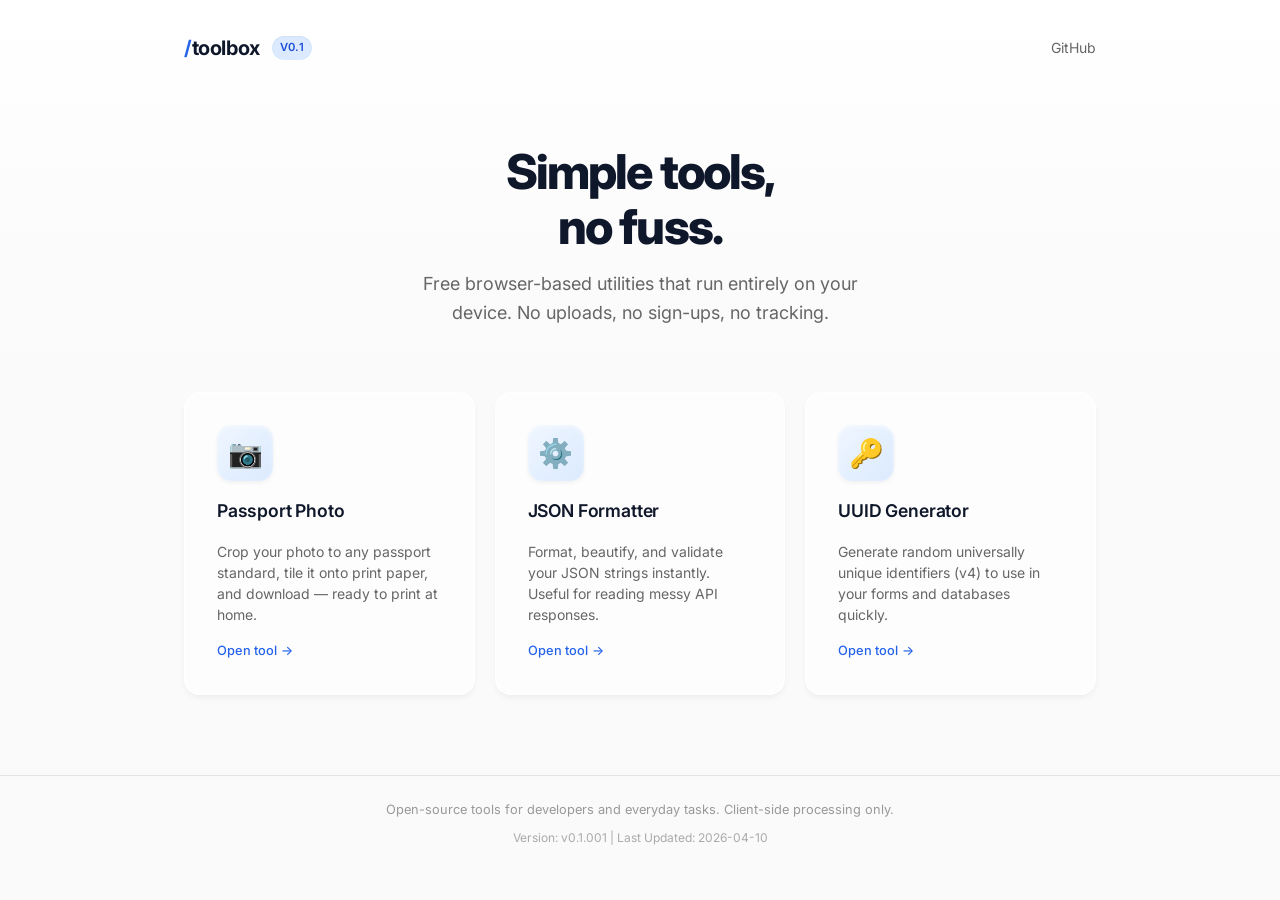
<file: index.html>
<!DOCTYPE html>
<html lang="en">
<head>
  <meta charset="UTF-8">
  <meta name="viewport" content="width=device-width, initial-scale=1.0">
  <title>Toolbox — Simple tools for everyday tasks</title>
  <link rel="preconnect" href="https://fonts.googleapis.com">
  <link rel="preconnect" href="https://fonts.gstatic.com" crossorigin>
  <link href="https://fonts.googleapis.com/css2?family=Inter:wght@400;500;600;700&display=swap" rel="stylesheet">
  <link rel="stylesheet" href="css/style.css">
  <style>
    /* Landing-page specific: subtle gradient bg */
    body {
      background: linear-gradient(180deg, #fff 0%, #fafafa 40%);
    }
  </style>
</head>
<body>
  <header class="site-header">
    <div class="container">
      <div class="site-brand">
        <a href="/toolbox/" class="site-logo"><span>/</span>toolbox</a>
        <span class="version-badge">v0.1</span>
      </div>
      <nav class="site-nav">
        <a href="https://github.com/ryc1x/toolbox" target="_blank" rel="noopener">GitHub</a>
      </nav>
    </div>
  </header>

  <section class="hero">
    <div class="container">
      <h1>Simple tools,<br>no fuss.</h1>
      <p>Free browser-based utilities that run entirely on your device. No uploads, no sign-ups, no tracking.</p>
    </div>
  </section>

  <main class="container">
    <div class="tools-grid">

      <a href="tools/passport-photo/" class="tool-card">
        <div class="icon">📷</div>
        <h3>Passport Photo</h3>
        <p>Crop your photo to any passport standard, tile it onto print paper, and download — ready to print at home.</p>
        <span class="arrow">Open tool</span>
      </a>

      <a href="tools/json-formatter/" class="tool-card">
        <div class="icon">⚙️</div>
        <h3>JSON Formatter</h3>
        <p>Format, beautify, and validate your JSON strings instantly. Useful for reading messy API responses.</p>
        <span class="arrow">Open tool</span>
      </a>

      <a href="tools/uuid-generator/" class="tool-card">
        <div class="icon">🔑</div>
        <h3>UUID Generator</h3>
        <p>Generate random universally unique identifiers (v4) to use in your forms and databases quickly.</p>
        <span class="arrow">Open tool</span>
      </a>

    </div>
  </main>

  <footer class="site-footer">
    <div class="container">
      Open-source tools for developers and everyday tasks. Client-side processing only.
      <br>
      <span style="font-size: 0.75rem; color: #aaa; margin-top: 8px; display: inline-block;">Version: v0.1.001 | Last Updated: 2026-04-10</span>
    </div>
  </footer>
</body>
</html>
</file>
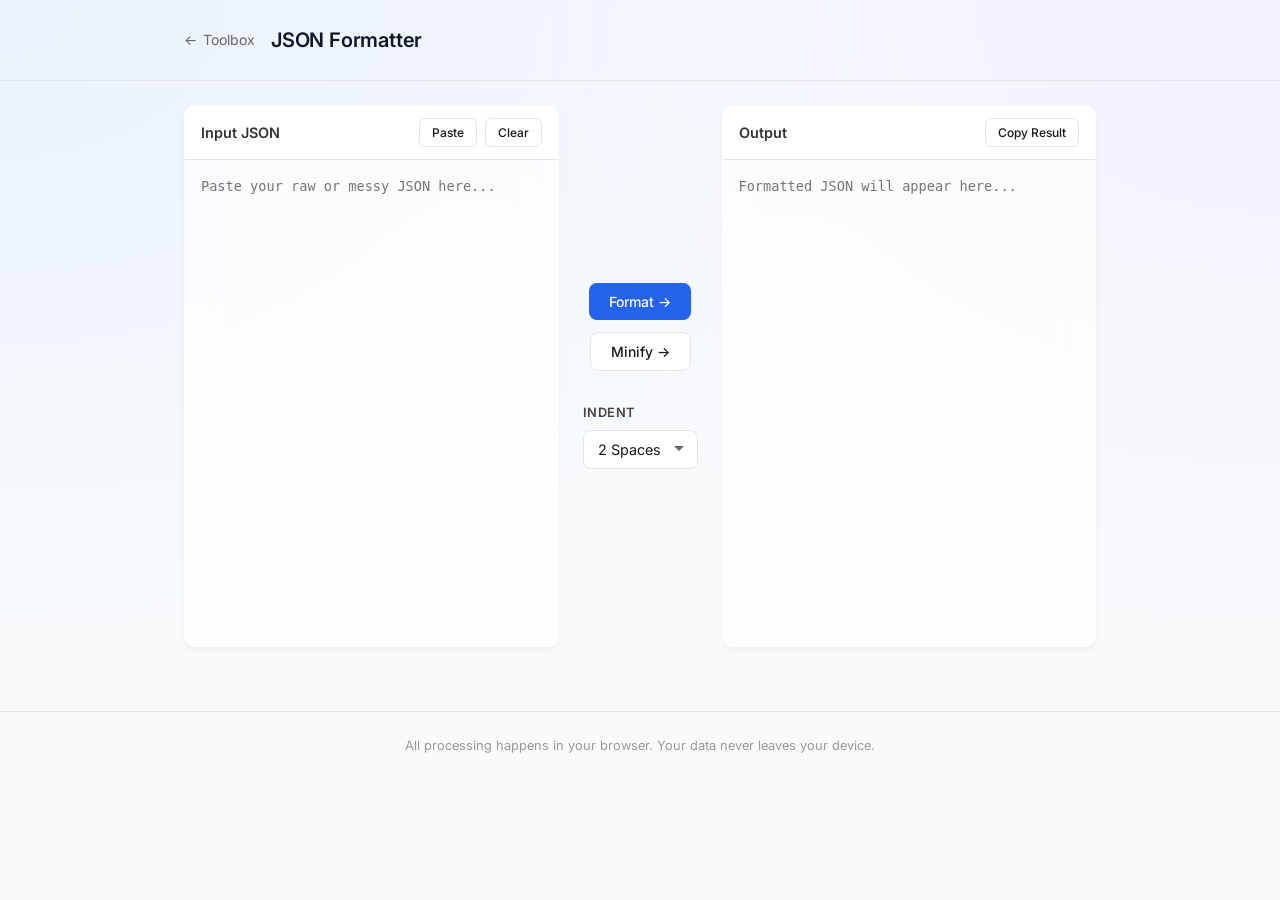
<file: tools/json-formatter/index.html>
<!DOCTYPE html>
<html lang="en">
<head>
  <meta charset="UTF-8">
  <meta name="viewport" content="width=device-width, initial-scale=1.0">
  <title>JSON Formatter — Toolbox</title>
  <link rel="preconnect" href="https://fonts.googleapis.com">
  <link rel="preconnect" href="https://fonts.gstatic.com" crossorigin>
  <link href="https://fonts.googleapis.com/css2?family=Inter:wght@400;500;600;700&display=swap" rel="stylesheet">
  <link rel="stylesheet" href="../../css/style.css">
  <link rel="stylesheet" href="style.css">
</head>
<body>
  <header class="tool-header">
    <div class="container">
      <a href="../../" class="back-link">← <span>Toolbox</span></a>
      <h1>JSON Formatter</h1>
    </div>
  </header>

  <main class="tool-body">
    <div class="container">
      <div class="json-workspace">
        <!-- Input pane -->
        <div class="pane">
          <div class="pane-header">
            <h3>Input JSON</h3>
            <div class="actions">
              <button class="btn btn-secondary btn-sm" id="btn-paste">Paste</button>
              <button class="btn btn-secondary btn-sm" id="btn-clear">Clear</button>
            </div>
          </div>
          <textarea id="json-input" placeholder="Paste your raw or messy JSON here..."></textarea>
        </div>

        <!-- Formatting options -->
        <div class="controls-col">
          <button class="btn btn-primary" id="btn-format">Format &rarr;</button>
          <button class="btn btn-secondary" id="btn-minify">Minify &rarr;</button>
          <div class="form-group" style="margin-top:20px;">
            <label>Indent</label>
            <select class="form-select" id="indent-select">
              <option value="2">2 Spaces</option>
              <option value="4">4 Spaces</option>
              <option value="tab">Tab</option>
            </select>
          </div>
        </div>

        <!-- Output pane -->
        <div class="pane">
          <div class="pane-header">
            <h3>Output</h3>
            <div class="actions">
              <button class="btn btn-secondary btn-sm" id="btn-copy">Copy Result</button>
            </div>
          </div>
          <div class="output-wrapper">
            <textarea id="json-output" readonly placeholder="Formatted JSON will appear here..."></textarea>
            <div id="error-message" class="error-msg" style="display:none;"></div>
          </div>
        </div>
      </div>
    </div>
  </main>

  <footer class="site-footer">
    <div class="container">
      All processing happens in your browser. Your data never leaves your device.
    </div>
  </footer>

  <script src="app.js"></script>
</body>
</html>
</file>
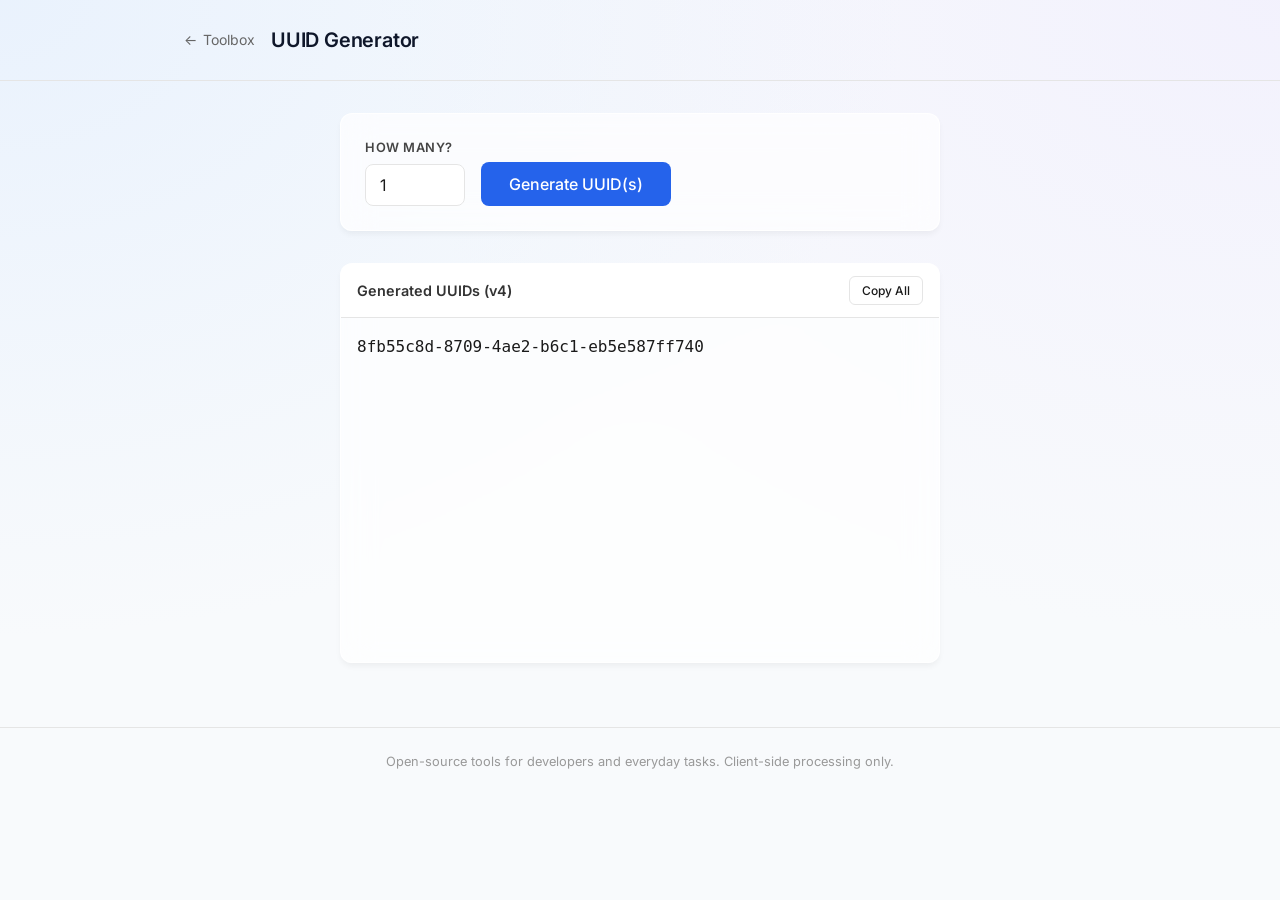
<file: tools/uuid-generator/index.html>
<!DOCTYPE html>
<html lang="en">
<head>
  <meta charset="UTF-8">
  <meta name="viewport" content="width=device-width, initial-scale=1.0">
  <title>UUID Generator — Toolbox</title>
  <link rel="preconnect" href="https://fonts.googleapis.com">
  <link rel="preconnect" href="https://fonts.gstatic.com" crossorigin>
  <link href="https://fonts.googleapis.com/css2?family=Inter:wght@400;500;600;700&display=swap" rel="stylesheet">
  <link rel="stylesheet" href="../../css/style.css">
  <link rel="stylesheet" href="style.css">
</head>
<body>
  <header class="tool-header">
    <div class="container">
      <a href="../../" class="back-link">← <span>Toolbox</span></a>
      <h1>UUID Generator</h1>
    </div>
  </header>

  <main class="tool-body">
    <div class="container">
      <div class="uuid-workspace">
        <div class="generator-controls">
          <div class="form-group">
            <label>How many?</label>
            <input type="number" id="num-uuids" value="1" min="1" max="100" class="form-input">
          </div>
          <button class="btn btn-primary btn-lg" id="btn-generate">Generate UUID(s)</button>
        </div>

        <div class="output-pane">
          <div class="pane-header">
            <h3>Generated UUIDs (v4)</h3>
            <div class="actions">
              <button class="btn btn-secondary btn-sm" id="btn-copy">Copy All</button>
            </div>
          </div>
          <textarea id="uuid-output" readonly placeholder="Your UUIDs will appear here..." wrap="off"></textarea>
        </div>
      </div>
    </div>
  </main>

  <footer class="site-footer">
    <div class="container">
      Open-source tools for developers and everyday tasks. Client-side processing only.
    </div>
  </footer>

  <script src="app.js"></script>
</body>
</html>
</file>
<file: css/style.css>
/* ===== Reset & Base ===== */
*,
*::before,
*::after {
  margin: 0;
  padding: 0;
  box-sizing: border-box;
}

html {
  font-size: 16px;
  -webkit-font-smoothing: antialiased;
  -moz-osx-font-smoothing: grayscale;
}

body {
  font-family: 'Inter', -apple-system, BlinkMacSystemFont, 'Segoe UI', Roboto, Helvetica, Arial, sans-serif;
  color: #0f172a;
  background-color: #f8fafc;
  background-image: 
    radial-gradient(at 0% 0%, rgba(219, 234, 254, 0.5) 0, transparent 50%),
    radial-gradient(at 100% 0%, rgba(237, 233, 254, 0.5) 0, transparent 50%);
  line-height: 1.6;
  min-height: 100vh;
}

a {
  color: inherit;
  text-decoration: none;
}

img {
  max-width: 100%;
  display: block;
}

button {
  font-family: inherit;
  cursor: pointer;
}

select, input {
  font-family: inherit;
}

/* ===== Layout ===== */
.container {
  max-width: 960px;
  margin: 0 auto;
  padding: 0 24px;
}

/* ===== Header ===== */
.site-header {
  padding: 32px 0 0;
}

.site-header .container {
  display: flex;
  align-items: center;
  justify-content: space-between;
}

.site-logo {
  font-size: 1.25rem;
  font-weight: 700;
  letter-spacing: -0.02em;
  color: #0f172a;
}

.site-logo span {
  color: #2563eb;
}

.site-brand {
  display: flex;
  align-items: center;
  gap: 12px;
}

.version-badge {
  font-size: 0.7rem;
  font-weight: 600;
  color: #1d4ed8;
  background: #dbeafe;
  padding: 3px 8px;
  border-radius: 9999px;
  letter-spacing: 0.03em;
  text-transform: uppercase;
  box-shadow: 0 1px 2px rgba(0,0,0,0.05) inset;
}

.site-nav a {
  font-size: 0.875rem;
  color: #666;
  transition: color 0.2s;
}

.site-nav a:hover {
  color: #1a1a1a;
}

/* ===== Hero ===== */
.hero {
  text-align: center;
  padding: 80px 0 64px;
}

.hero h1 {
  font-size: 3rem;
  font-weight: 800;
  letter-spacing: -0.04em;
  line-height: 1.15;
  margin-bottom: 16px;
  color: #0f172a;
}

.hero p {
  font-size: 1.125rem;
  color: #666;
  max-width: 480px;
  margin: 0 auto;
}

/* ===== Tool Cards Grid ===== */
.tools-grid {
  display: grid;
  grid-template-columns: repeat(auto-fill, minmax(280px, 1fr));
  gap: 20px;
  padding-bottom: 80px;
}

.tool-card {
  background: rgba(255, 255, 255, 0.6);
  backdrop-filter: blur(16px);
  -webkit-backdrop-filter: blur(16px);
  border: 1px solid rgba(255, 255, 255, 0.8);
  border-radius: 16px;
  padding: 32px;
  transition: all 0.3s cubic-bezier(0.4, 0, 0.2, 1);
  display: flex;
  flex-direction: column;
  gap: 16px;
  box-shadow: 0 4px 6px -1px rgba(0, 0, 0, 0.05), 0 2px 4px -2px rgba(0, 0, 0, 0.02);
}

.tool-card:hover {
  transform: translateY(-4px) scale(1.01);
  box-shadow: 0 20px 25px -5px rgba(0, 0, 0, 0.1), 0 8px 10px -6px rgba(0, 0, 0, 0.05);
  background: rgba(255, 255, 255, 0.9);
  border-color: #fff;
}

.tool-card .icon {
  width: 56px;
  height: 56px;
  background: linear-gradient(135deg, #eff6ff 0%, #dbeafe 100%);
  border-radius: 14px;
  display: flex;
  align-items: center;
  justify-content: center;
  font-size: 1.75rem;
  box-shadow: inset 0 2px 4px rgba(255, 255, 255, 0.5), 0 2px 4px rgba(0,0,0,0.05);
}

.tool-card h3 {
  font-size: 1.1rem;
  font-weight: 600;
  letter-spacing: -0.01em;
}

.tool-card p {
  font-size: 0.875rem;
  color: #666;
  line-height: 1.5;
}

.tool-card .arrow {
  margin-top: auto;
  font-size: 0.8rem;
  color: #2563eb;
  font-weight: 500;
  display: flex;
  align-items: center;
  gap: 4px;
}

.tool-card .arrow::after {
  content: '→';
  transition: transform 0.2s;
}

.tool-card:hover .arrow::after {
  transform: translateX(3px);
}

/* ===== Footer ===== */
.site-footer {
  padding: 24px 0;
  border-top: 1px solid #e5e5e5;
  text-align: center;
  font-size: 0.8rem;
  color: #999;
}

/* ===== Shared Tool Page ===== */
.tool-header {
  padding: 24px 0;
  border-bottom: 1px solid #e5e5e5;
}

.tool-header .container {
  display: flex;
  align-items: center;
  gap: 16px;
}

.back-link {
  font-size: 0.875rem;
  color: #666;
  display: flex;
  align-items: center;
  gap: 6px;
  transition: color 0.2s;
}

.back-link:hover {
  color: #1a1a1a;
}

.tool-header h1 {
  font-size: 1.25rem;
  font-weight: 600;
  letter-spacing: -0.01em;
}

/* ===== Buttons ===== */
.btn {
  display: inline-flex;
  align-items: center;
  justify-content: center;
  gap: 8px;
  padding: 10px 20px;
  border-radius: 8px;
  font-size: 0.875rem;
  font-weight: 500;
  border: none;
  transition: all 0.2s;
}

.btn-primary {
  background: #2563eb;
  color: #fff;
}

.btn-primary:hover {
  background: #1d4ed8;
}

.btn-primary:disabled {
  background: #93b4f5;
  cursor: not-allowed;
}

.btn-secondary {
  background: #fff;
  color: #1a1a1a;
  border: 1px solid #e5e5e5;
}

.btn-secondary:hover {
  background: #f5f5f5;
  border-color: #d4d4d4;
}

.btn-lg {
  padding: 12px 28px;
  font-size: 1rem;
}

/* ===== Form Elements ===== */
.form-group {
  display: flex;
  flex-direction: column;
  gap: 6px;
}

.form-group label {
  font-size: 0.8rem;
  font-weight: 600;
  color: #444;
  text-transform: uppercase;
  letter-spacing: 0.04em;
}

.form-select {
  padding: 10px 14px;
  border: 1px solid #e5e5e5;
  border-radius: 8px;
  font-size: 0.9rem;
  background: #fff;
  color: #1a1a1a;
  outline: none;
  transition: border-color 0.2s;
  appearance: none;
  background-image: url("data:image/svg+xml,%3Csvg xmlns='http://www.w3.org/2000/svg' width='12' height='12' viewBox='0 0 12 12'%3E%3Cpath fill='%23666' d='M6 8L1 3h10z'/%3E%3C/svg%3E");
  background-repeat: no-repeat;
  background-position: right 12px center;
  padding-right: 36px;
}

.form-select:focus {
  border-color: #2563eb;
}

/* ===== Stepper ===== */
.stepper {
  display: flex;
  align-items: center;
  justify-content: center;
  gap: 0;
  padding: 32px 0 24px;
}

.stepper-step {
  display: flex;
  align-items: center;
  gap: 8px;
  font-size: 0.85rem;
  color: #999;
  font-weight: 500;
}

.stepper-step.active {
  color: #2563eb;
}

.stepper-step.done {
  color: #1a1a1a;
}

.stepper-num {
  width: 28px;
  height: 28px;
  border-radius: 50%;
  display: flex;
  align-items: center;
  justify-content: center;
  font-size: 0.8rem;
  font-weight: 600;
  background: #f0f0f0;
  color: #999;
  flex-shrink: 0;
}

.stepper-step.active .stepper-num {
  background: #2563eb;
  color: #fff;
}

.stepper-step.done .stepper-num {
  background: #1a1a1a;
  color: #fff;
}

.stepper-line {
  width: 48px;
  height: 1px;
  background: #e5e5e5;
  margin: 0 12px;
}

/* ===== Responsive ===== */
@media (max-width: 640px) {
  .hero h1 {
    font-size: 1.75rem;
  }

  .hero p {
    font-size: 1rem;
  }

  .hero {
    padding: 48px 0 40px;
  }

  .tools-grid {
    grid-template-columns: 1fr;
  }

  .stepper-step span {
    display: none;
  }

  .stepper-line {
    width: 24px;
  }
}
</file>
<file: tools/json-formatter/style.css>
.json-workspace {
  display: flex;
  flex-direction: column;
  gap: 24px;
  padding: 24px 0 64px;
}

@media (min-width: 768px) {
  .json-workspace {
    flex-direction: row;
    align-items: stretch;
    height: 70vh;
    min-height: 500px;
  }
}

.pane {
  flex: 1;
  display: flex;
  flex-direction: column;
  background: rgba(255, 255, 255, 0.7);
  backdrop-filter: blur(16px);
  border: 1px solid rgba(255, 255, 255, 0.8);
  border-radius: 12px;
  box-shadow: 0 4px 6px -1px rgba(0, 0, 0, 0.05);
  overflow: hidden;
}

.pane-header {
  display: flex;
  justify-content: space-between;
  align-items: center;
  padding: 12px 16px;
  background: #fff;
  border-bottom: 1px solid #e5e5e5;
}

.pane-header h3 {
  font-size: 0.9rem;
  font-weight: 600;
  color: #333;
}

.actions {
  display: flex;
  gap: 8px;
}

.btn-sm {
  padding: 6px 12px;
  font-size: 0.75rem;
  border-radius: 6px;
}

textarea {
  flex: 1;
  width: 100%;
  padding: 16px;
  border: none;
  resize: none;
  font-family: 'Consolas', 'Monaco', monospace;
  font-size: 0.85rem;
  line-height: 1.5;
  outline: none;
  background: transparent;
  color: #1a1a1a;
}

.controls-col {
  display: flex;
  flex-direction: row;
  gap: 12px;
  align-items: center;
  justify-content: center;
}

@media (min-width: 768px) {
  .controls-col {
    flex-direction: column;
  }
}

.output-wrapper {
  flex: 1;
  position: relative;
  display: flex;
  flex-direction: column;
}

.error-msg {
  background: #fef2f2;
  color: #b91c1c;
  padding: 12px 16px;
  font-size: 0.85rem;
  border-top: 1px solid #fca5a5;
  font-family: 'Consolas', 'Monaco', monospace;
}
</file>
<file: tools/uuid-generator/style.css>
.uuid-workspace {
  max-width: 600px;
  margin: 0 auto;
  padding: 32px 0 64px;
  display: flex;
  flex-direction: column;
  gap: 32px;
}

.generator-controls {
  display: flex;
  align-items: flex-end;
  gap: 16px;
  background: rgba(255, 255, 255, 0.7);
  backdrop-filter: blur(16px);
  border: 1px solid rgba(255, 255, 255, 0.8);
  border-radius: 12px;
  padding: 24px;
  box-shadow: 0 4px 6px -1px rgba(0, 0, 0, 0.05);
}

.form-input {
  padding: 10px 14px;
  border: 1px solid #e5e5e5;
  border-radius: 8px;
  font-size: 1rem;
  background: #fff;
  color: #1a1a1a;
  outline: none;
  width: 100px;
  transition: border-color 0.2s;
}

.form-input:focus {
  border-color: #2563eb;
}

.output-pane {
  display: flex;
  flex-direction: column;
  background: rgba(255, 255, 255, 0.7);
  backdrop-filter: blur(16px);
  border: 1px solid rgba(255, 255, 255, 0.8);
  border-radius: 12px;
  box-shadow: 0 4px 6px -1px rgba(0, 0, 0, 0.05);
  overflow: hidden;
  height: 400px;
}

.pane-header {
  display: flex;
  justify-content: space-between;
  align-items: center;
  padding: 12px 16px;
  background: #fff;
  border-bottom: 1px solid #e5e5e5;
}

.pane-header h3 {
  font-size: 0.9rem;
  font-weight: 600;
  color: #333;
}

.actions {
  display: flex;
  gap: 8px;
}

.btn-sm {
  padding: 6px 12px;
  font-size: 0.75rem;
  border-radius: 6px;
}

textarea {
  flex: 1;
  width: 100%;
  padding: 16px;
  border: none;
  resize: none;
  font-family: 'Consolas', 'Monaco', monospace;
  font-size: 1rem;
  line-height: 1.6;
  outline: none;
  background: transparent;
  color: #1a1a1a;
  white-space: pre;
}
</file>
